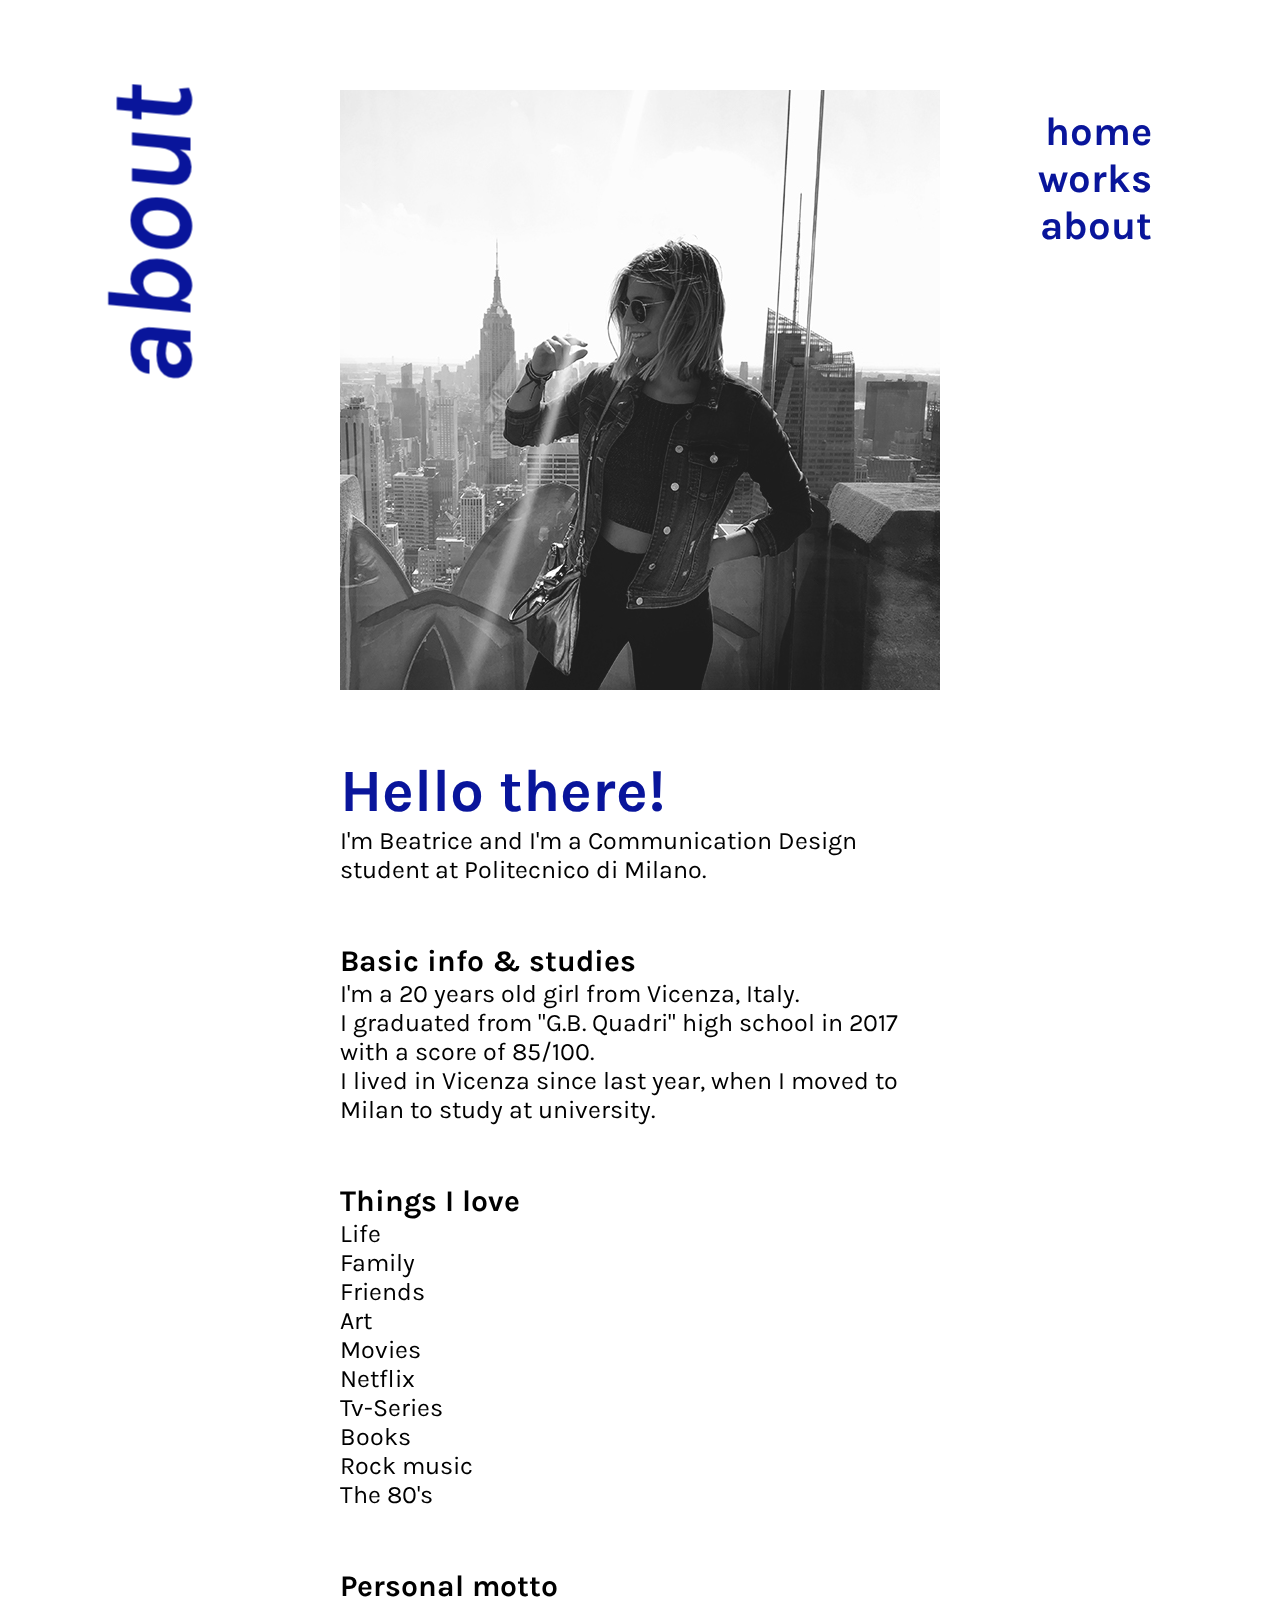
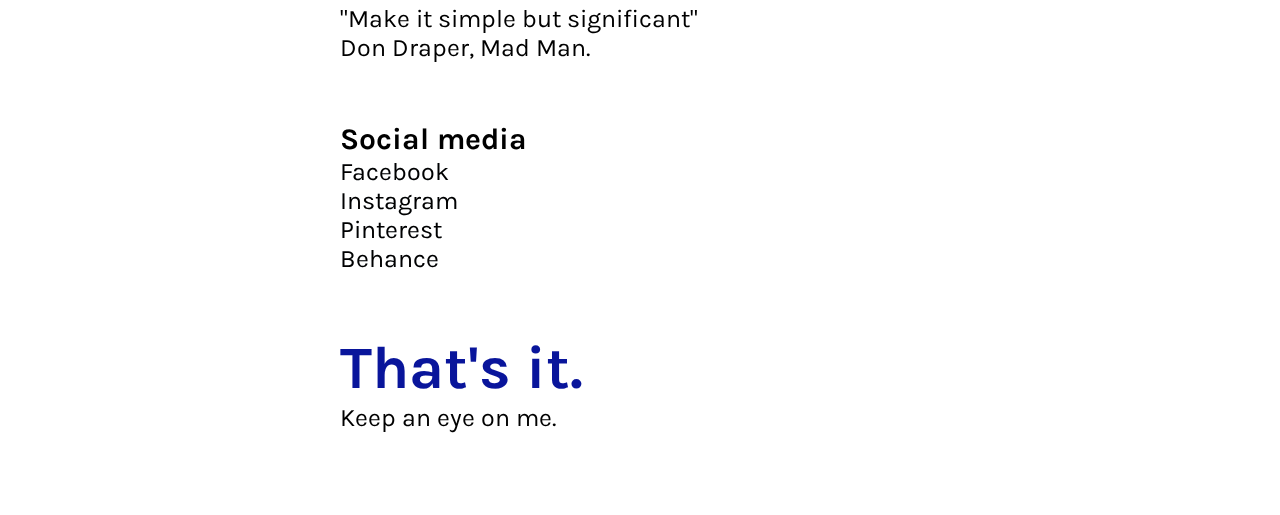
<file: about.html>
<!Doctype html>
<html>
<head>
  <meta name="viewport" content="width=device-width, initial-scale=1">
  <title>BS - About</title>
  <link rel="stylesheet" href="about.css" type="text/css">
</head>
<body>
  <div id="title" class="vertical">
  <p>about</p>
</div>
<div class="altodx">
  <ul class="nav effect-1">
    <li><a href="index.html" data-hover="home">home</a></li>
    <li><a href="works.html" data-hover="works">works</a></li>
    <li><a href="about.html" data-hover="about">about</a></li>
  </ul>
</div>
  <div id="container2">
    <img class="im1" src="propic2.jpg" alt="profile picture" >
    <p><p id="big">Hello there!</p>
      I'm Beatrice and I'm a Communication Design student
      at Politecnico di Milano.
      <br><br>

    <p id="s">Basic info & studies </p>
      I'm a 20 years old girl from Vicenza, Italy. <br>
      I graduated from "G.B. Quadri" high school in 2017 with a score of 85/100.<br>
      I lived in Vicenza since last year, when I moved to Milan to study at university.
      <br><br>
      <p id="s">Things I love</p>
        <dt>Life</dt>
        <dt>Family</dt>
        <dt>Friends</dt>
        <dt>Art</dt>
        <dt>Movies</dt>
        <dt>Netflix</dt>
        <dt>Tv-Series</dt>
        <dt>Books</dt>
        <dt>Rock music</dt>
        <dt>The 80's</dt>

      <br>
      <p id="s">Personal motto</p>
      "Make it simple but significant"<br>
      Don Draper, Mad Man.
      <br><br>
<p id="s">Social media</p>
<div class="effect-1-s">
      <a href="https://www.facebook.com/beatrice.smania" data-hover="Facebook">Facebook</a><br>
      <a href="https://www.instagram.com/beatricesmania/" data-hover="Instagram">Instagram</a><br>
      <a href="https://it.pinterest.com/beatricesmn/" data-hover="Pinterest">Pinterest</a><br>
      <a href="https://www.behance.net/beatricesm0b48" data-hover="Behance">Behance</a><br>
  </div>
  <p id="big">That's it.</p>
     Keep an eye on me.
    </p>
    <br><br>
</div>


<script>

</script>
</body>

</html>
</file>
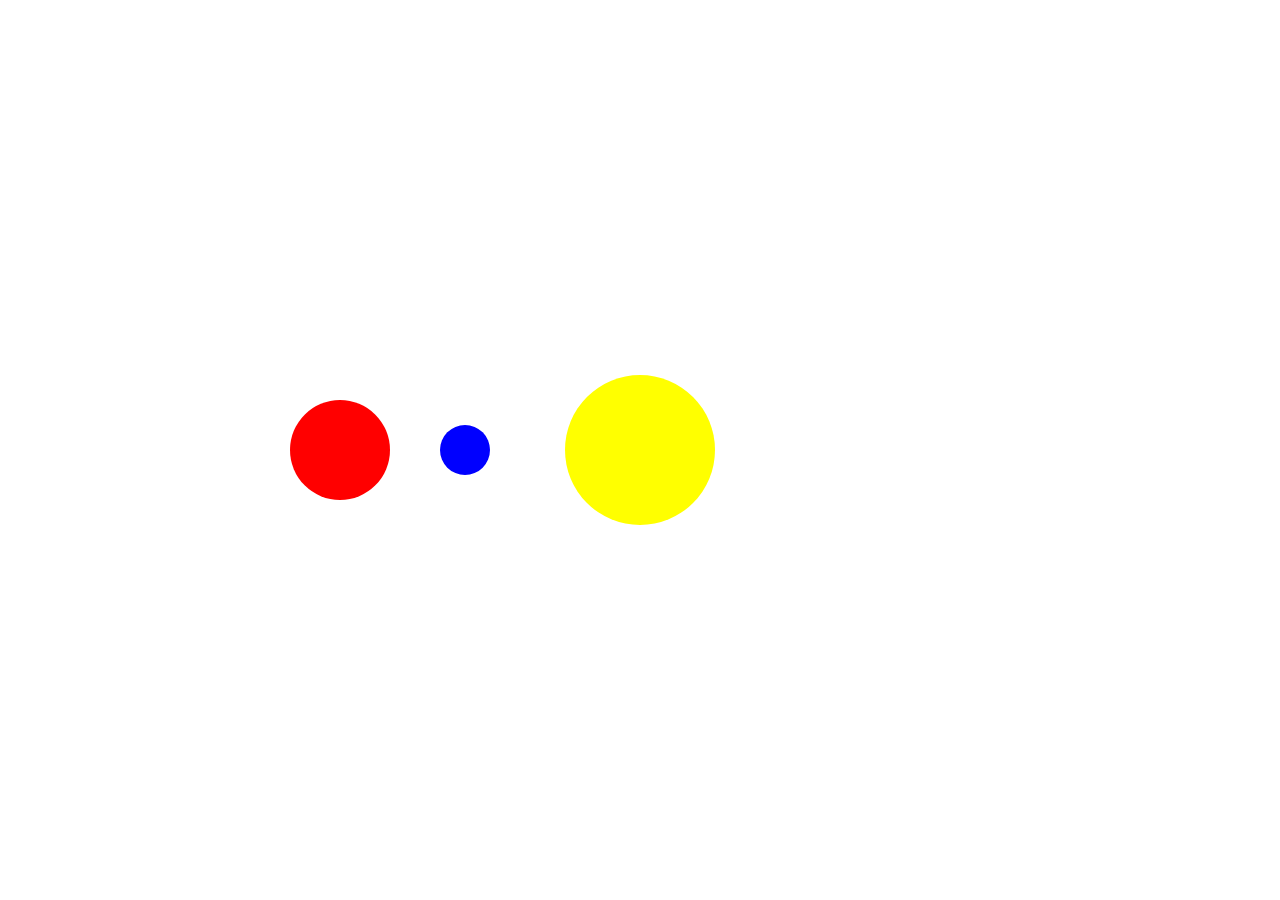
<file: es3.html>
<!DOCTYPE html>
<html>
<head>
  <style>
  #stella{
    background-color: yellow;
    position: absolute;
    width: 150px;
    height: 150px;
    border-radius: 50%;
    top: 50%;
    left:50%;
    transform: translate(-50%,-50%);
  }

  #cielo{
    position: absolute;
    width: 400px;
    height: 400px;
    top: 50%;
    left:50%;
    transform: translate(-50%,-50%);
  }

  #cielo2{
    position: absolute;
    width: 700px;
    height: 700px;
    top: 50%;
    left:50%;
    transform: translate(-50%,-50%);
  }

  .p{
    background-color: blue;
    position: absolute;
    width: 50px;
    height: 50px;
    border-radius: 50%;
  }

  .posizione{
    top: 50%;
    left:0%;
    transform: translate(0%,-50%);
  }

  .p2{
    background-color: red;
    position: absolute;
    width: 100px;
    height: 100px;
    border-radius: 50%;
  }

  .posizione2{
    top: 50%;
    left:0%;
    transform: translate(0%,-50%);
  }

  .orbita{
    animation: spin-orario 1s infinite linear;
  }
  .orbita2{
    animation: spin-antiorario 2s infinite linear;
  }

  @keyframes spin-orario {
    from{
      transform: translate(-50%,-50%) rotate(0deg);
    }
    to{
      transform: translate(-50%,-50%) rotate(360deg);
    }
  }

  @keyframes spin-antiorario {
    from{
      transform: translate(-50%,-50%) rotate(0deg);
    }
    to{
      transform: translate(-50%,-50%) rotate(-360deg);
    }
  }

  #cielo.orbita.contrario{
    animation: spin-antiorario 1s infinite linear;
  }

  #cielo2.orbita2.contrario{
    animation: spin-orario 2s infinite linear;
  }

  </style>
  <script src="jquery.js"></script>
</head>
<body>
  <div id="cielo">
    <div id="pianeta" class="p posizione orbita"></div>
  </div>
  <div id="cielo2">
    <div id="pianeta2" class="p2 posizione"></div>
  </div>
  <div id="stella"></div>
  <script>

  var stato=0;


  function al_click() {

  if(stato == 0) {
      $("#cielo").addClass("orbita");
      stato = 1;
    } else if(stato == 1) {
      $("#cielo2").addClass("orbita2");
      stato = 2;
      } else if(stato == 2) {
      $("#cielo").addClass("contrario");
      $("#cielo2").addClass("contrario");
      stato = 3;
    }
  }

  $("#stella").click(al_click);

  </script>
</body>
</html>
</file>
<file: spinners.html>
<!Doctype html>
<html>
<head>
  <title>BS - Spinners</title>
  <style>

  #container{
    position: absolute;
    height: 700px;
    width: 500px;
    top:50%;
    left:50%;
    transform: translate(-50%,-50%);
    -webkit-transform: translate(-50%,-50%);
    -moz-transform: translate(-50%,-50%);
    -ms-transform: translate(-50%,-50%);
    -o-transform: translate(-50%,-50%);

  }
  /*spinner 1*/
  .spinner-1 {
    width: 40px;
    height: 40px;
    background-color:#FFBE0B;
    margin: 100px auto;
    -o-animation: sk-rotateplane 1.2s infinite ease-in-out;
    -moz-animation: sk-rotateplane 1.2s infinite ease-in-out;
    -ms-animation: sk-rotateplane 1.2s infinite ease-in-out;
    -webkit-animation: sk-rotateplane 1.2s infinite ease-in-out;
    animation: sk-rotateplane 1.2s infinite ease-in-out;
  }

  @-webkit-keyframes sk-rotateplane {
    0% { -webkit-transform: perspective(120px) }
    50% { -webkit-transform: perspective(120px) rotateY(180deg) }
    100% { -webkit-transform: perspective(120px) rotateY(180deg)  rotateX(180deg) }
  }

  @-moz-keyframes sk-rotateplane {
    0% { -moz-transform: perspective(120px) }
    50% { -moz-transform: perspective(120px) rotateY(180deg) }
    100% { -moz-transform: perspective(120px) rotateY(180deg)  rotateX(180deg) }
  }
  @-ms-keyframes sk-rotateplane {
    0% { -ms-transform: perspective(120px) }
    50% { -ms-transform: perspective(120px) rotateY(180deg) }
    100% { -ms-transform: perspective(120px) rotateY(180deg)  rotateX(180deg) }
  }
  @-o-keyframes sk-rotateplane {
    0% { -o-transform: perspective(120px) }
    50% { -o-transform: perspective(120px) rotateY(180deg) }
    100% { -o-transform: perspective(120px) rotateY(180deg)  rotateX(180deg) }
  }

  @keyframes sk-rotateplane {
    0% {
      transform: perspective(120px) rotateX(0deg) rotateY(0deg);
      -webkit-transform: perspective(120px) rotateX(0deg) rotateY(0deg)
    } 50% {
      transform: perspective(120px) rotateX(-180.1deg) rotateY(0deg);
      -webkit-transform: perspective(120px) rotateX(-180.1deg) rotateY(0deg)
    } 100% {
      transform: perspective(120px) rotateX(-180deg) rotateY(-179.9deg);
      -webkit-transform: perspective(120px) rotateX(-180deg) rotateY(-179.9deg);
    }
  }
  /*spinner 2*/
  .spinner-2 {
  margin: 100px auto;
  width: 40px;
  height: 40px;
  position: relative;
}

.cube1, .cube2 {
  background-color: #FB5607;
  width: 15px;
  height: 15px;
  position: absolute;
  top: 0;
  left: 0;

  -webkit-animation: sk-cubemove 1.8s infinite ease-in-out;
  animation: sk-cubemove 1.8s infinite ease-in-out;
}

.cube2 {
  -webkit-animation-delay: -0.9s;
  animation-delay: -0.9s;
}

@-webkit-keyframes sk-cubemove {
  25% { -webkit-transform: translateX(42px) rotate(-90deg) scale(0.5) }
  50% { -webkit-transform: translateX(42px) translateY(42px) rotate(-180deg) }
  75% { -webkit-transform: translateX(0px) translateY(42px) rotate(-270deg) scale(0.5) }
  100% { -webkit-transform: rotate(-360deg) }
}

@-moz-keyframes sk-cubemove {
  25% { -moz-transform: translateX(42px) rotate(-90deg) scale(0.5) }
  50% { -moz-transform: translateX(42px) translateY(42px) rotate(-180deg) }
  75% { -moz-transform: translateX(0px) translateY(42px) rotate(-270deg) scale(0.5) }
  100% { -moz-transform: rotate(-360deg) }
}
@-ms-keyframes sk-cubemove {
  25% { -ms-transform: translateX(42px) rotate(-90deg) scale(0.5) }
  50% { -ms-transform: translateX(42px) translateY(42px) rotate(-180deg) }
  75% { -ms-transform: translateX(0px) translateY(42px) rotate(-270deg) scale(0.5) }
  100% { -ms-transform: rotate(-360deg) }
}
@-o-keyframes sk-cubemove {
  25% { -o-transform: translateX(42px) rotate(-90deg) scale(0.5) }
  50% { -o-transform: translateX(42px) translateY(42px) rotate(-180deg) }
  75% { -o-transform: translateX(0px) translateY(42px) rotate(-270deg) scale(0.5) }
  100% { -o-transform: rotate(-360deg) }
}

@keyframes sk-cubemove {
  25% {
    transform: translateX(42px) rotate(-90deg) scale(0.5);
    -webkit-transform: translateX(42px) rotate(-90deg) scale(0.5);
  } 50% {
    transform: translateX(42px) translateY(42px) rotate(-179deg);
    -webkit-transform: translateX(42px) translateY(42px) rotate(-179deg);
  } 50.1% {
    transform: translateX(42px) translateY(42px) rotate(-180deg);
    -webkit-transform: translateX(42px) translateY(42px) rotate(-180deg);
  } 75% {
    transform: translateX(0px) translateY(42px) rotate(-270deg) scale(0.5);
    -webkit-transform: translateX(0px) translateY(42px) rotate(-270deg) scale(0.5);
  } 100% {
    transform: rotate(-360deg);
    -webkit-transform: rotate(-360deg);
  }
}
/*spinner 3*/
.spinner-3 {
  margin: 100px auto;
  width: 40px;
  height: 40px;
  position: relative;
  text-align: center;

  -webkit-animation: sk-rotate 2.0s infinite linear;
  -moz-animation: sk-rotate 2.0s infinite linear;
  -ms-animation: sk-rotate 2.0s infinite linear;
  -o-animation: sk-rotate 2.0s infinite linear;
  animation: sk-rotate 2.0s infinite linear;
}

.dot1, .dot2 {
  width: 60%;
  height: 60%;
  display: inline-block;
  position: absolute;
  top: 0;
  background-color: #FF006E;
  border-radius: 100%;

  -webkit-animation: sk-bounce 2.0s infinite ease-in-out;
  -moz-animation: sk-bounce 2.0s infinite ease-in-out;
  -ms-animation: sk-bounce 2.0s infinite ease-in-out;
  -o-animation: sk-bounce 2.0s infinite ease-in-out;
  animation: sk-bounce 2.0s infinite ease-in-out;
}

.dot2 {
  top: auto;
  bottom: 0;
  -webkit-animation-delay: -1.0s;
  -moz-animation-delay: -1.0s;
  -ms-animation-delay: -1.0s;
  -o-animation-delay: -1.0s;
  animation-delay: -1.0s;
}

@-webkit-keyframes sk-rotate { 100% { -webkit-transform: rotate(360deg) }}
@-moz-keyframes sk-rotate { 100% { -moz-transform: rotate(360deg) }}
@-ms-keyframes sk-rotate { 100% { -ms-transform: rotate(360deg) }}
@-o-keyframes sk-rotate { 100% { -o-transform: rotate(360deg) }}
@keyframes sk-rotate { 100% { transform: rotate(360deg); -webkit-transform: rotate(360deg) }}

@-webkit-keyframes sk-bounce {
  0%, 100% { -webkit-transform: scale(0.0) }
  50% { -webkit-transform: scale(1.0) }
}

@-moz-keyframes sk-bounce {
  0%, 100% { -moz-transform: scale(0.0) }
  50% { -moz-transform: scale(1.0) }
}

@-ms-keyframes sk-bounce {
  0%, 100% { -ms-transform: scale(0.0) }
  50% { -ms-transform: scale(1.0) }
}

@-o-keyframes sk-bounce {
  0%, 100% { -o-transform: scale(0.0) }
  50% { -o-transform: scale(1.0) }
}

@keyframes sk-bounce {
  0%, 100% {
    transform: scale(0.0);
  } 50% {
    transform: scale(1.0);
  }
}
/*spinner 4*/
.spinner-4 {
  width: 40px;
  height: 40px;
  margin: 100px auto;
}

.spinner-4 .sk-cube {
  width: 33%;
  height: 33%;
  background-color: #8338EC;
  float: left;
  -webkit-animation: sk-cubeGridScaleDelay 1.3s infinite ease-in-out;
  -moz-animation: sk-cubeGridScaleDelay 1.3s infinite ease-in-out;
  -ms-animation: sk-cubeGridScaleDelay 1.3s infinite ease-in-out;
  -o-animation: sk-cubeGridScaleDelay 1.3s infinite ease-in-out;
  animation: sk-cubeGridScaleDelay 1.3s infinite ease-in-out;
}
.spinner-4 .sk-cube1 {
  -webkit-animation-delay: 0.2s;
  -moz-animation-delay: 0.2s;
  -ms-animation-delay: 0.2s;
  -o-animation-delay: 0.2s;
          animation-delay: 0.2s; }
.spinner-4 .sk-cube2 {
  -webkit-animation-delay: 0.3s;
  -moz-animation-delay: 0.3s;
  -ms-animation-delay: 0.3s;
  -o-animation-delay: 0.3s;
          animation-delay: 0.3s; }
.spinner-4 .sk-cube3 {
  -webkit-animation-delay: 0.4s;
  -moz-animation-delay: 0.4s;
  -ms-animation-delay: 0.4s;
  -o-animation-delay: 0.4s;
          animation-delay: 0.4s; }
.spinner-4 .sk-cube4 {
  -webkit-animation-delay: 0.1s;
  -moz-animation-delay: 0.1s;
  -ms-animation-delay: 0.1s;
  -o-animation-delay: 0.1s;
          animation-delay: 0.1s; }
.spinner-4 .sk-cube5 {
  -webkit-animation-delay: 0.2s;
  -moz-animation-delay: 0.2s;
  -ms-animation-delay: 0.2s;
  -o-animation-delay: 0.2s;
          animation-delay: 0.2s; }
.spinner-4 .sk-cube6 {
  -webkit-animation-delay: 0.3s;
  -moz-animation-delay: 0.3s;
  -ms-animation-delay: 0.3s;
  -o-animation-delay: 0.3s;
          animation-delay: 0.3s; }
.spinner-4 .sk-cube7 {
  -webkit-animation-delay: 0s;
  -moz-animation-delay: 0s;
  -ms-animation-delay: 0s;
  -o-animation-delay: 0s;
          animation-delay: 0s; }
.spinner-4.sk-cube8 {
  -webkit-animation-delay: 0.1s;
  -moz-animation-delay: 0.1s;
  -ms-animation-delay: 0.1s;
  -o-animation-delay: 0.1s;
          animation-delay: 0.1s; }
.spinner-4 .sk-cube9 {
  -webkit-animation-delay: 0.2s;
  -moz-animation-delay: 0.2s;
  -ms-animation-delay: 0.2s;
  -o-animation-delay: 0.2s;
          animation-delay: 0.2s; }

@-webkit-keyframes sk-cubeGridScaleDelay {
  0%, 70%, 100% {
    -webkit-transform: scale3D(1, 1, 1);
  } 35% {
    -webkit-transform: scale3D(0, 0, 1);
  }
}
@-moz-keyframes sk-cubeGridScaleDelay {
  0%, 70%, 100% {
    -webkit-transform: scale3D(1, 1, 1);
  } 35% {
    -webkit-transform: scale3D(0, 0, 1);
  }
}
@-ms-keyframes sk-cubeGridScaleDelay {
  0%, 70%, 100% {
    -webkit-transform: scale3D(1, 1, 1);
  } 35% {
    -webkit-transform: scale3D(0, 0, 1);
  }
}
@-o-keyframes sk-cubeGridScaleDelay {
  0%, 70%, 100% {
    -webkit-transform: scale3D(1, 1, 1);
  } 35% {
    -webkit-transform: scale3D(0, 0, 1);
  }
}

@keyframes sk-cubeGridScaleDelay {
  0%, 70%, 100% { transform: scale3D(1, 1, 1);
  } 35% {
            transform: scale3D(0, 0, 1);
  }
}
  </style>
</head>
<body>
<div id="container">
<div class="spinner-1"></div>
<div class="spinner-2">
  <div class="cube1"></div>
  <div class="cube2"></div>
</div>
<div class="spinner-3">
  <div class="dot1"></div>
  <div class="dot2"></div>
</div>
<div class="spinner-4">
  <div class="sk-cube sk-cube1"></div>
  <div class="sk-cube sk-cube2"></div>
  <div class="sk-cube sk-cube3"></div>
  <div class="sk-cube sk-cube4"></div>
  <div class="sk-cube sk-cube5"></div>
  <div class="sk-cube sk-cube6"></div>
  <div class="sk-cube sk-cube7"></div>
  <div class="sk-cube sk-cube8"></div>
  <div class="sk-cube sk-cube9"></div>
</div>
</div>
</body>
</html>
</file>
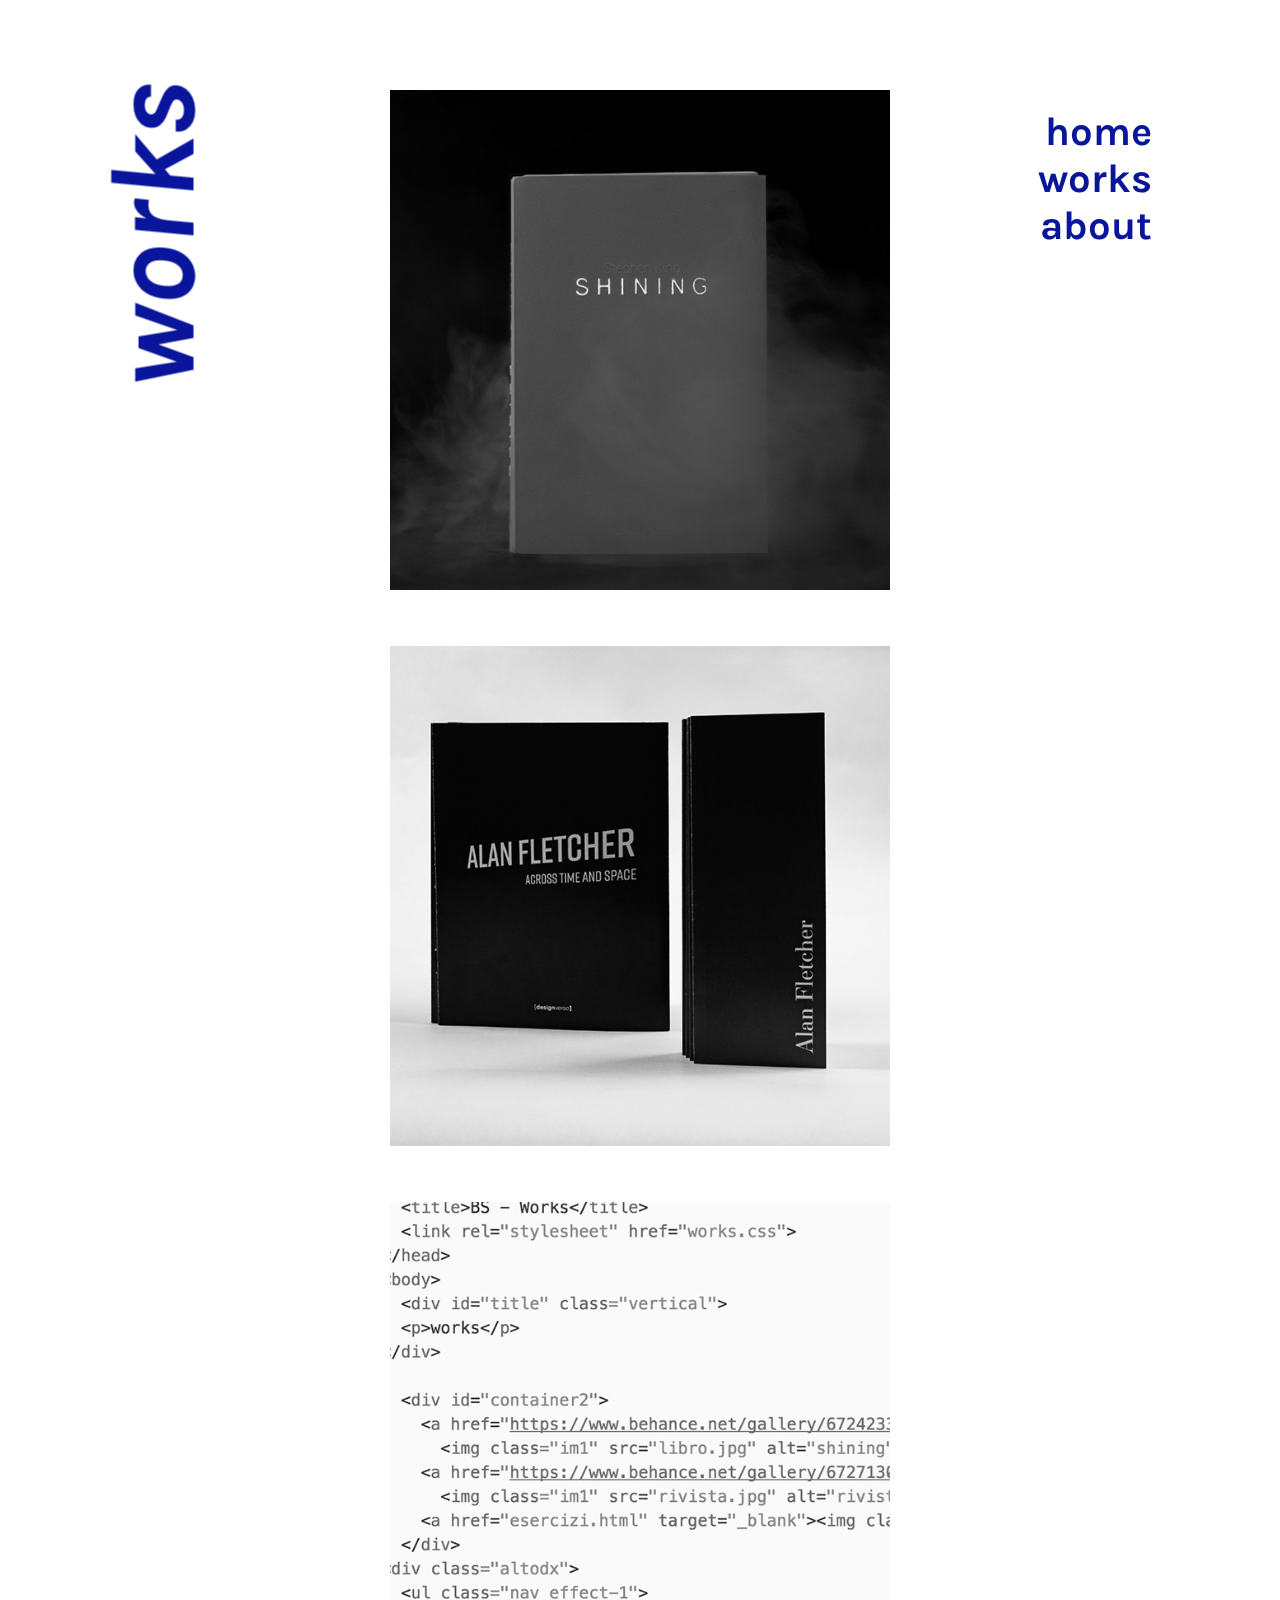
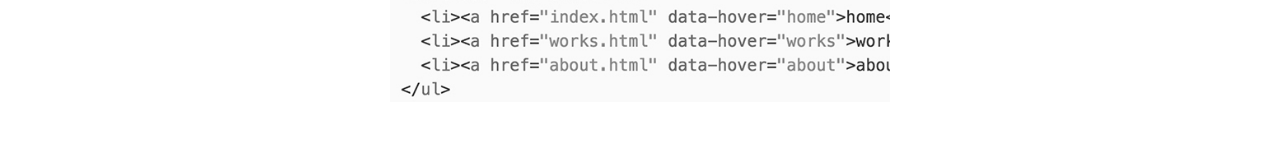
<file: works.html>
<!Doctype html>
<html>
<head>
  <meta name="viewport" content="width=device-width, initial-scale=1">
  <title>BS - Works</title>
  <link rel="stylesheet" href="works.css">
</head>
<body>
  <div id="title" class="vertical">
  <p>works</p>
</div>

  <div id="container2">
    <a href="https://www.behance.net/gallery/67242335/Shining-by-Stephen-King-Cover-design" target="_blank">
    <div class="container">
      <img class="im1" src="libro.jpg" alt="shining">
      <div class="overlay">
        <div class="text">BOOK COVER</div>
      </div>
    </div>
    </a>
    <a href="https://www.behance.net/gallery/67271303/Alan-Fletcher-Across-Time-and-Space-Perceptions" target="_blank">
      <div class="container">
      <img class="im1" src="af2.jpg" alt="rivista">
      <div class="overlay">
      <div class="text">MAGAZINE</div>
      </div>
    </div>
    </a>
    <a href="esercizi.html" target="_blank">
      <div class="container">
    <img class="im1" src="html3.jpg" alt="html" >
    <div class="overlay">
    <div class="text">HTML/CSS/JS EXERCISES</div>
    </div>
  </div>
  </a>
  </div>
<div class="altodx">
  <ul class="nav effect-1">
    <li><a href="index.html" data-hover="home">home</a></li>
    <li><a href="works.html" data-hover="works">works</a></li>
    <li><a href="about.html" data-hover="about">about</a></li>
  </ul>
</div>
</body>
</html>
</file>
<file: about.css>
@import url('https://fonts.googleapis.com/css?family=Karla:400,700,700i');

.nav{
    list-style:none;
    text-align:right;
    overflow: hidden;
    font-family: 'Karla';
    font-size: 40px;
    font-weight: 700;
}


.vertical {
  -webkit-transform: rotate(-90deg);
  -moz-transform: rotate(-90deg);
  -ms-transform: rotate(-90deg);
  -o-transform: rotate(-90deg);
  transform: rotate(-90deg);
  }

#title{
    font-family: 'Karla';
    font-size: 120px;
    font-weight: 700;
    font-style: italic;
    color: #09159B;
    position:fixed;
    top:5%;
    left:0vw;
    margin-left: 0%;
    padding: 0%;

  }
body{
  font-family: 'Karla', sans-serif;
  font-size: 25px;
  font-weight: 400;
}
.im1{
  width:100%;
  max-width: 600px;
  height: auto;
}
#container2{
  position: absolute;
  height: 50%;
  max-width: 600px;
  top: 20%;
  left:50%;
  transform: translate(-50%,-20%);
  -moz-transform: translate(-50%,-20%);
  -o-transform: translate(-50%,-20%);
  -webkit-transform: translate(-50%,-20%);
  -ms-transform: translate(-50%,-20%);
  text-align: left;

}

.altodx{
  position: fixed;
  top:10%;
  right:10%;
  transform: translate(0%,-10%);
  -webkit-transform: translate(0%,-10%);
  -moz-transform: translate(0%,-10%);
  -ms-transform: translate(0%,-10%);
  -o-transform: translate(0%,-10%);
}
#s{

  font-weight: 700;
  font-size: 30px;
    margin-bottom: 0%;
}

#big{
  transition: 0.3s all;
  color: #09159B;
  font-weight: 700;
  font-size: 60px;
  padding-bottom: 0%;
  margin-bottom: 0%;
}
/*effetto link*/
.effect-1 a {
	color: #DCE2E8;
	text-shadow: none;
  text-decoration: none;
}

.effect-1 a::before {
  color: #09159B;
	content: attr(data-hover);
	position: absolute;
	-webkit-transition: -webkit-transform 0.5s, opacity 0.5s;
	-moz-transition: -moz-transform 0.5s, opacity 0.5s;
  -o-transition: -o-transform 0.5s, opacity 0.5s;
  -ms-transition: -ms-transform 0.5s, opacity 0.5s;
	transition: transform 0.5s, opacity 0.5s;
}

.effect-1 a:hover::before,
.effect-1 a:focus::before {
	-webkit-transform: scale(0.8);
	-moz-transform: scale(0.8);
  -ms-transform: scale(0.8);
  -o-transform: scale(0.8);
	transform: scale(0.8);
	opacity: 0;
}
/*effetto link social*/
.effect-1-s a {
	color: #DCE2E8;
	text-shadow: none;
  text-decoration: none;
}

.effect-1-s a::before {
  color: #000000;
	content: attr(data-hover);
	position: absolute;
	-webkit-transition: -webkit-transform 0.5s, opacity 0.5s;
	-moz-transition: -moz-transform 0.5s, opacity 0.5s;
  -o-transition: -o-transform 0.5s, opacity 0.5s;
  -ms-transition: -ms-transform 0.5s, opacity 0.5s;
	transition: transform 0.5s, opacity 0.5s;
}

.effect-1-s a:hover::before,
.effect-1-s a:focus::before {
	-webkit-transform: scale(0.8);
	-moz-transform: scale(0.8);
  -ms-transform: scale(0.8);
  -o-transform: scale(0.8);
	transform: scale(0.8);
	opacity: 0;
}

#big:hover{
  transition: 0.3s ease-out;
  font-size: 100px;
}
</file>
<file: works.css>
@import url('https://fonts.googleapis.com/css?family=Karla:400,700,700i');

img{
  transition: 0.5s all ease;
  -webkit-filter: grayscale(100%);
  -ms-filter: grayscale(100%);
  -o-filter: grayscale(100%);
  -moz-filter: grayscale(100%);
    filter: grayscale(100%);
}

.nav{
    list-style:none;
    text-align:right;
    overflow: hidden;
    font-family: 'Karla';
    font-size: 40px;
    font-weight: 700;
}


.vertical {
  -webkit-transform: rotate(-90deg);
  -moz-transform: rotate(-90deg);
  -ms-transform: rotate(-90deg);
  -o-transform: rotate(-90deg);
  transform: rotate(-90deg);
  }

  .im1{
    width:100%;
    max-width: 500px;
    height: auto;
    padding-bottom: 50px;
  }
#title{
    font-family: 'Karla';
    font-size: 120px;
    font-weight: 700;
    font-style: italic;
    color: #09159B;
    position:fixed;
    top:5%;
    left:0vw;
    margin-left: 0%;
    padding: 0%;

  }

  #container2{
    position: absolute;
    height: 50%;
    max-width: 500px;
    top: 20%;
    left:50%;
    transform: translate(-50%,-20%);
    -moz-transform: translate(-50%,-20%);
    -o-transform: translate(-50%,-20%);
    -ms-transform: translate(-50%,-20%);
    -webkit-transform: translate(-50%,-20%);
    text-align: center;

  }
body{
  font-family: 'Karla', sans-serif;
  font-size: 25px;
  font-weight: 400;
}



.altodx{
  position: fixed;
  top:10%;
  right:10%;
  transform: translate(0%,-10%);
  -webkit-transform: translate(0%,-10%);
  -moz-transform: translate(0%,-10%);
  -ms-transform: translate(0%,-10%);
  -o-transform: translate(0%,-10%);
}

.effect-1 a {
	color: #DCE2E8;
	font-weight: 700;
	text-shadow: none;
  text-decoration: none;
}


.effect-1 a::before {
  color: #09159B;
	content: attr(data-hover);
	position: absolute;
	-webkit-transition: -webkit-transform 0.5s, opacity 0.5s;
	-moz-transition: -moz-transform 0.5s, opacity 0.5s;
  -o-transition: -o-transform 0.5s, opacity 0.5s;
  -ms-transition: -ms-transform 0.5s, opacity 0.5s;
	transition: transform 0.5s, opacity 0.5s;
}

.effect-1 a:hover::before,
.effect-1 a:focus::before {
	-webkit-transform: scale(0.8);
	-moz-transform: scale(0.8);
  -ms-transform: scale(0.8);
  -o-transform: scale(0.8);
	transform: scale(0.8);
	opacity: 0;
}


.container {
  position: relative;
  width: 100%;
}


.overlay {
  position: absolute;
  top:0;
  left: 0;
  right: 0;
  background-color: #09159B;
  overflow: hidden;
  width: 100%;
  max-width: 500px;
  height: 0;
  transition: 0.5s ease;
}

.container:hover .overlay {
  height: 100%;
  max-height: 500px;
}

.text {
  font-family: 'Karla';
  font-weight: 700;
  color: white;
  font-size: 20px;
  position: absolute;
  top: 50%;
  left: 50%;
  transform: translate(-50%, -50%);
  -o-transform: translate(-50%, -50%);
  -ms-transform: translate(-50%, -50%);
  -moz-transform: translate(-50%, -50%);
  -webkit-transform: translate(-50%, -50%);
  text-align: center;
}
</file>
